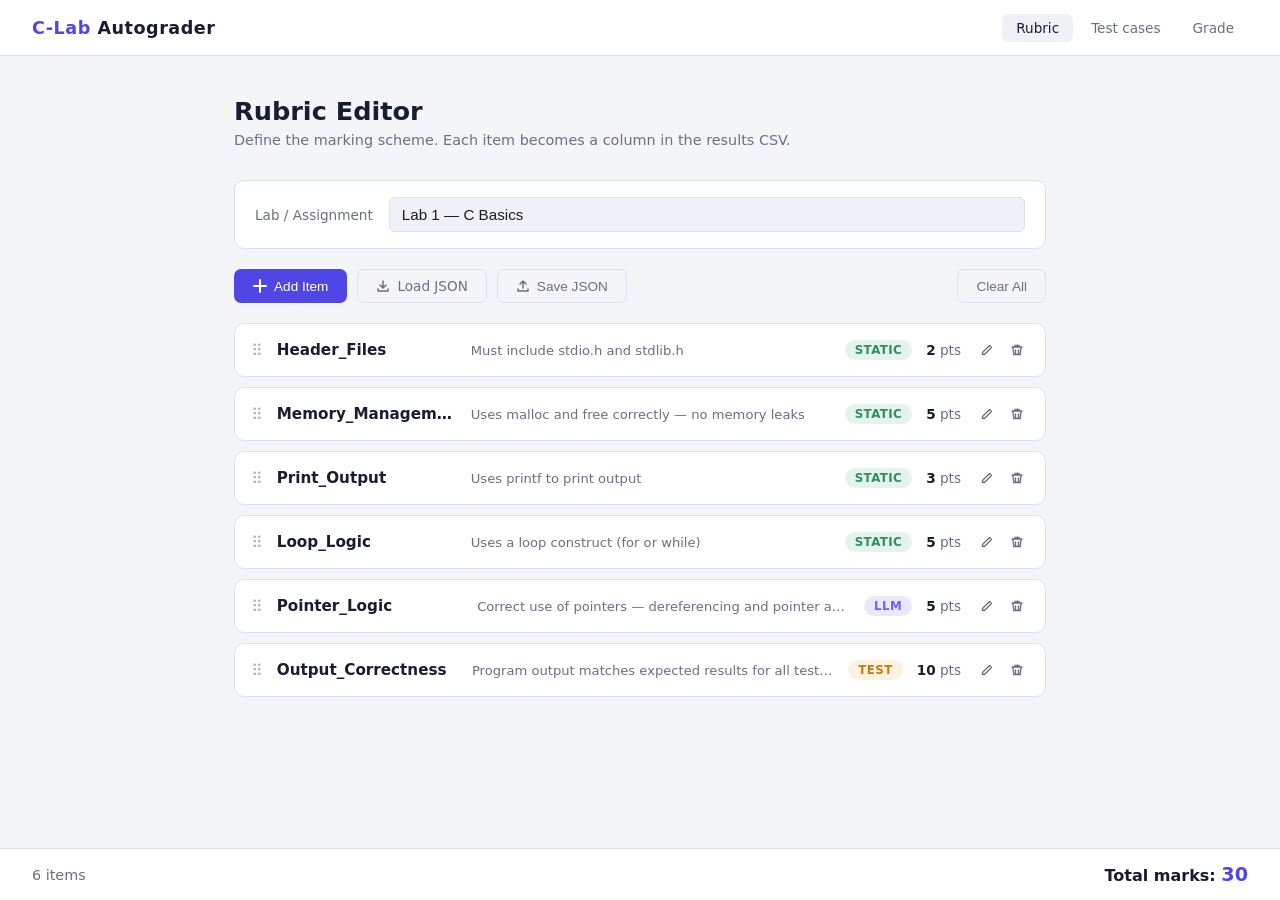
<file: rubric.html>
<!DOCTYPE html>
<html lang="en">
<head>
  <meta charset="UTF-8" />
  <meta name="viewport" content="width=device-width, initial-scale=1.0" />
  <title>Rubric Editor — C-Lab Autograder</title>
  <link rel="stylesheet" href="css/style.css?v=2" />
  <style>
    /* page-specific tweaks */
    .rubric-card.editing .card-row { opacity: .5; pointer-events: none; }
  </style>
</head>
<body>

<!-- ── Nav ─────────────────────────────────────────────────── -->
<nav class="navbar">
  <a class="logo" href="index.html">C-Lab <span>Autograder</span></a>
  <div class="nav-links">
    <a href="rubric.html" class="active">Rubric</a>
    <a href="tests.html">Test cases</a>
    <a href="index.html">Grade</a>
  </div>
</nav>

<!-- ── Page ────────────────────────────────────────────────── -->
<main class="page">
  <div class="page-header">
    <h1>Rubric Editor</h1>
    <p>Define the marking scheme. Each item becomes a column in the results CSV.</p>
  </div>

  <!-- Lab name -->
  <div class="lab-bar">
    <label for="lab-name">Lab / Assignment</label>
    <input id="lab-name" type="text" placeholder="e.g. Lab 3 — Linked Lists" autocomplete="off" />
  </div>

  <!-- Toolbar -->
  <div class="toolbar">
    <button class="btn btn-primary" id="btn-add-item">
      <svg width="14" height="14" viewBox="0 0 14 14" fill="none">
        <path d="M7 1v12M1 7h12" stroke="currentColor" stroke-width="2" stroke-linecap="round"/>
      </svg>
      Add Item
    </button>
    <label class="btn btn-ghost" style="cursor:pointer;">
      <svg width="14" height="14" viewBox="0 0 14 14" fill="none">
        <path d="M2 10V12h10v-2M7 2v7M4 6l3 3 3-3" stroke="currentColor" stroke-width="1.5" stroke-linecap="round" stroke-linejoin="round"/>
      </svg>
      Load JSON
      <input type="file" id="file-import" accept=".json" style="display:none" />
    </label>
    <button class="btn btn-ghost" id="btn-export">
      <svg width="14" height="14" viewBox="0 0 14 14" fill="none">
        <path d="M2 10V12h10v-2M7 9V2M4 5l3-3 3 3" stroke="currentColor" stroke-width="1.5" stroke-linecap="round" stroke-linejoin="round"/>
      </svg>
      Save JSON
    </button>
    <button class="btn btn-ghost" id="btn-clear" style="margin-left:auto;">
      Clear All
    </button>
  </div>

  <!-- Add item panel -->
  <div id="add-panel">
    <div class="panel-header">New Rubric Item</div>
    <div class="edit-form" id="add-form-body">
      <!-- Name -->
      <div class="form-group">
        <label>NAME <span style="color:var(--danger)">*</span></label>
        <input id="add-name" type="text" placeholder="e.g. Header Files" autocomplete="off" />
      </div>
      <!-- Max marks -->
      <div class="form-group">
        <label>MAX MARKS <span style="color:var(--danger)">*</span></label>
        <input id="add-marks" type="number" min="0" max="100" placeholder="5" />
      </div>
      <!-- Condition (full width) -->
      <div class="form-group full-width">
        <label>CONDITION / DESCRIPTION <span style="color:var(--danger)">*</span></label>
        <textarea id="add-condition" rows="2" placeholder="What does the student need to do to earn these marks?"></textarea>
      </div>
      <!-- Type (full width) -->
      <div class="form-group full-width">
        <label>GRADING TYPE</label>
        <div class="type-selector">
          <label title="Checked via regex pattern matching">
            <input type="radio" name="add-type" value="static" checked />
            <span class="type-icon">🔍</span>
            Static
          </label>
          <label title="Evaluated by an AI model">
            <input type="radio" name="add-type" value="llm" />
            <span class="type-icon">🤖</span>
            LLM
          </label>
          <label title="Scored by running test cases">
            <input type="radio" name="add-type" value="test" />
            <span class="type-icon">▶</span>
            Test
          </label>
        </div>
      </div>
      <!-- Patterns — shown only for static type -->
      <div class="form-group full-width" id="add-patterns-group">
        <label>PATTERNS <span style="color:var(--text-muted);font-weight:400;text-transform:none">(one regex per line — grader checks all must match for full marks)</span></label>
        <textarea id="add-patterns" rows="3" placeholder="#include.*stdio\.h&#10;malloc\s*\(&#10;free\s*\("></textarea>
      </div>
      <!-- Actions -->
      <div class="form-actions">
        <button class="btn btn-primary" id="btn-save-add">Save Item</button>
        <button class="btn btn-ghost" id="btn-cancel-add">Cancel</button>
      </div>
    </div>
  </div>

  <!-- Rubric list -->
  <div class="rubric-list" id="rubric-list"></div>

</main>

<!-- ── Total footer ─────────────────────────────────────────── -->
<footer class="total-bar">
  <span class="item-count" id="item-count">0 items</span>
  <span class="total-marks">Total marks: <span id="total-display">0</span></span>
</footer>

<!-- ── Confirm dialog ───────────────────────────────────────── -->
<div class="overlay" id="confirm-overlay">
  <div class="dialog">
    <h3 id="confirm-title">Delete item?</h3>
    <p id="confirm-body">This cannot be undone.</p>
    <div class="dialog-actions">
      <button class="btn btn-ghost btn-sm" id="confirm-cancel">Cancel</button>
      <button class="btn btn-danger btn-sm" id="confirm-ok">Delete</button>
    </div>
  </div>
</div>

<!-- ── Toast ────────────────────────────────────────────────── -->
<div id="toast"></div>

<script src="js/rubric.js?v=2"></script>
<script>
/* ══════════════════════════════════════════════════════════════
   rubric-editor UI logic
   ══════════════════════════════════════════════════════════════ */

/* ── Drag state ──────────────────────────────────────────── */
let dragSrcIdx = null;

/* ── Boot ────────────────────────────────────────────────── */
loadFromStorage();
renderAll();

/* ── Lab name binding ────────────────────────────────────── */
const labInput = document.getElementById('lab-name');
labInput.value = getState().lab;
labInput.addEventListener('input', () => setLab(labInput.value));

/* ── Show/hide patterns field based on type ──────────────── */
function syncPatternsVisibility(typeRadioName, patternsGroupId) {
  const selected = document.querySelector(`input[name="${typeRadioName}"]:checked`)?.value;
  const group = document.getElementById(patternsGroupId);
  if (group) group.style.display = selected === 'static' ? 'flex' : 'none';
}

document.querySelectorAll('input[name="add-type"]').forEach(r =>
  r.addEventListener('change', () => syncPatternsVisibility('add-type', 'add-patterns-group'))
);
syncPatternsVisibility('add-type', 'add-patterns-group');

/* ── Add panel toggle ────────────────────────────────────── */
const addPanel = document.getElementById('add-panel');

document.getElementById('btn-add-item').addEventListener('click', () => {
  clearAddForm();
  addPanel.classList.add('open');
  document.getElementById('add-name').focus();
  addPanel.scrollIntoView({ behavior: 'smooth', block: 'nearest' });
});
document.getElementById('btn-cancel-add').addEventListener('click', () => {
  addPanel.classList.remove('open');
});

/* ── Save new item ───────────────────────────────────────── */
document.getElementById('btn-save-add').addEventListener('click', () => {
  const name      = document.getElementById('add-name').value.trim();
  const marks     = document.getElementById('add-marks').value;
  const condition = document.getElementById('add-condition').value.trim();
  const type      = document.querySelector('input[name="add-type"]:checked').value;

  const patternsRaw = document.getElementById('add-patterns').value.trim();
  const patterns = type === 'static'
    ? patternsRaw.split('\n').map(p => p.trim()).filter(Boolean)
    : [];

  if (!name) return flashError('Name is required.');
  if (!condition) return flashError('Condition is required.');
  if (marks === '' || Number(marks) < 0) return flashError('Max marks must be 0 or higher.');

  addItem({ name, condition, type, max_marks: Number(marks), patterns });
  addPanel.classList.remove('open');
  clearAddForm();
  renderAll();
  toast('Item added.', 'success');
});

/* Allow Enter in name/marks to save */
['add-name','add-marks'].forEach(id => {
  document.getElementById(id).addEventListener('keydown', e => {
    if (e.key === 'Enter') document.getElementById('btn-save-add').click();
  });
});

/* ── Export ──────────────────────────────────────────────── */
document.getElementById('btn-export').addEventListener('click', () => {
  if (!getState().items.length) return flashError('Nothing to export — add some items first.');
  exportJSON();
  toast('Saved to file.', 'success');
});

/* ── Import ──────────────────────────────────────────────── */
document.getElementById('file-import').addEventListener('change', async (e) => {
  const file = e.target.files[0];
  if (!file) return;
  try {
    await importJSON(file);
    labInput.value = getState().lab;
    renderAll();
    toast('Rubric loaded.', 'success');
  } catch (err) {
    flashError('Could not parse file: ' + err.message);
  }
  e.target.value = '';
});

/* ── Clear all ───────────────────────────────────────────── */
document.getElementById('btn-clear').addEventListener('click', () => {
  if (!getState().items.length) return;
  confirm('Clear all rubric items?', 'All items will be removed. This cannot be undone.', () => {
    getState().items = [];
    saveToStorage();
    renderAll();
    toast('Cleared.', 'success');
  });
});

/* ══════════════════════════════════════════════════════════
   RENDER
   ══════════════════════════════════════════════════════════ */

function renderAll() {
  const list = document.getElementById('rubric-list');
  const s = getState();
  list.innerHTML = '';

  if (s.items.length === 0) {
    list.innerHTML = `
      <div class="empty-state">
        <strong>No rubric items yet</strong>
        Click "Add Item" to define your first grading criterion.
      </div>`;
    updateFooter(0, 0);
    return;
  }

  s.items.forEach((item, idx) => {
    list.appendChild(buildCard(item, idx));
  });
  updateFooter(s.items.length, totalMarks());
}

function buildCard(item, idx) {
  const card = document.createElement('div');
  card.className = 'rubric-card';
  card.dataset.idx = idx;
  card.dataset.id  = item.id;
  card.draggable   = true;

  /* ── Card row ── */
  const row = document.createElement('div');
  row.className = 'card-row';
  row.innerHTML = `
    <span class="drag-handle" title="Drag to reorder">⠿</span>
    <span class="card-name">${esc(item.name)}</span>
    <span class="card-condition">${esc(item.condition)}</span>
    <span class="badge badge-${item.type}">${item.type}</span>
    <span class="card-marks"><strong>${item.max_marks}</strong> pts</span>
    <span class="card-actions">
      <button class="icon-btn edit-btn" title="Edit">
        <svg width="14" height="14" viewBox="0 0 14 14" fill="none">
          <path d="M9.5 2.5l2 2-7 7H2.5v-2l7-7z" stroke="currentColor" stroke-width="1.4" stroke-linejoin="round"/>
        </svg>
      </button>
      <button class="icon-btn delete delete-btn" title="Delete">
        <svg width="14" height="14" viewBox="0 0 14 14" fill="none">
          <path d="M2 4h10M5 4V2.5h4V4M5.5 7v4M8.5 7v4M3 4l.7 7.5h6.6L11 4" stroke="currentColor" stroke-width="1.4" stroke-linecap="round" stroke-linejoin="round"/>
        </svg>
      </button>
    </span>`;
  card.appendChild(row);

  /* ── Inline edit form (hidden until edit clicked) ── */
  const form = buildInlineForm(item);
  form.style.display = 'none';
  card.appendChild(form);

  /* ── Edit toggle ── */
  row.querySelector('.edit-btn').addEventListener('click', () => {
    const open = form.style.display !== 'none';
    // Close all other open forms first
    document.querySelectorAll('.edit-form').forEach(f => {
      if (f !== form) f.style.display = 'none';
      f.closest('.rubric-card')?.classList.remove('editing');
    });
    form.style.display = open ? 'none' : 'grid';
    card.classList.toggle('editing', !open);
    if (!open) form.querySelector('input[data-field="name"]').focus();
  });

  /* ── Delete ── */
  row.querySelector('.delete-btn').addEventListener('click', () => {
    confirm(`Delete "${item.name}"?`, 'This item will be removed from the rubric.', () => {
      deleteItem(item.id);
      renderAll();
      toast('Item deleted.', 'success');
    });
  });

  /* ── Drag events ── */
  card.addEventListener('dragstart', e => {
    dragSrcIdx = idx;
    e.dataTransfer.effectAllowed = 'move';
    setTimeout(() => card.style.opacity = '0.4', 0);
  });
  card.addEventListener('dragend', () => {
    card.style.opacity = '1';
    document.querySelectorAll('.rubric-card').forEach(c => c.classList.remove('drag-over'));
  });
  card.addEventListener('dragover', e => {
    e.preventDefault();
    e.dataTransfer.dropEffect = 'move';
    document.querySelectorAll('.rubric-card').forEach(c => c.classList.remove('drag-over'));
    card.classList.add('drag-over');
  });
  card.addEventListener('drop', e => {
    e.preventDefault();
    const toIdx = Number(card.dataset.idx);
    if (dragSrcIdx !== null && dragSrcIdx !== toIdx) {
      reorder(dragSrcIdx, toIdx);
      renderAll();
    }
    dragSrcIdx = null;
  });

  return card;
}

function buildInlineForm(item) {
  const form = document.createElement('div');
  form.className = 'edit-form';
  const existingPatterns = Array.isArray(item.patterns) ? item.patterns.join('\n') : '';
  const patternsVisible  = item.type === 'static' ? '' : 'display:none';

  form.innerHTML = `
    <div class="form-group">
      <label>NAME</label>
      <input type="text" data-field="name" value="${esc(item.name)}" autocomplete="off" />
    </div>
    <div class="form-group">
      <label>MAX MARKS</label>
      <input type="number" data-field="max_marks" min="0" max="100" value="${item.max_marks}" />
    </div>
    <div class="form-group full-width">
      <label>CONDITION / DESCRIPTION</label>
      <textarea data-field="condition" rows="2">${esc(item.condition)}</textarea>
    </div>
    <div class="form-group full-width">
      <label>GRADING TYPE</label>
      <div class="type-selector">
        <label>
          <input type="radio" name="type-${item.id}" value="static" ${item.type==='static'?'checked':''} />
          <span class="type-icon">🔍</span> Static
        </label>
        <label>
          <input type="radio" name="type-${item.id}" value="llm" ${item.type==='llm'?'checked':''} />
          <span class="type-icon">🤖</span> LLM
        </label>
        <label>
          <input type="radio" name="type-${item.id}" value="test" ${item.type==='test'?'checked':''} />
          <span class="type-icon">▶</span> Test
        </label>
      </div>
    </div>
    <div class="form-group full-width edit-patterns-group" style="${patternsVisible}">
      <label>PATTERNS <span style="color:var(--text-muted);font-weight:400;text-transform:none">(one regex per line)</span></label>
      <textarea data-field="patterns" rows="3" placeholder="#include.*stdio\.h&#10;malloc\s*\(">${esc(existingPatterns)}</textarea>
    </div>
    <div class="form-actions">
      <button class="btn btn-success btn-sm save-edit-btn">Save</button>
      <button class="btn btn-ghost btn-sm cancel-edit-btn">Cancel</button>
    </div>`;

  // Wire type radio → show/hide patterns in this inline form
  form.querySelectorAll(`input[name="type-${item.id}"]`).forEach(r =>
    r.addEventListener('change', () => {
      const pg = form.querySelector('.edit-patterns-group');
      if (pg) pg.style.display = r.value === 'static' && r.checked ? 'flex' : pg.style.display;
      // re-evaluate all
      const sel = form.querySelector(`input[name="type-${item.id}"]:checked`)?.value;
      if (pg) pg.style.display = sel === 'static' ? 'flex' : 'none';
    })
  );

  form.querySelector('.save-edit-btn').addEventListener('click', () => {
    const name         = form.querySelector('[data-field="name"]').value.trim();
    const marks        = form.querySelector('[data-field="max_marks"]').value;
    const condition    = form.querySelector('[data-field="condition"]').value.trim();
    const type         = form.querySelector(`input[name="type-${item.id}"]:checked`).value;
    const patternsRaw  = form.querySelector('[data-field="patterns"]')?.value.trim() || '';
    const patterns     = type === 'static'
      ? patternsRaw.split('\n').map(p => p.trim()).filter(Boolean)
      : [];

    if (!name) return flashError('Name is required.');
    if (!condition) return flashError('Condition is required.');
    if (marks === '' || Number(marks) < 0) return flashError('Max marks must be 0 or higher.');

    updateItem(item.id, { name, condition, type, max_marks: Number(marks), patterns });
    renderAll();
    toast('Saved.', 'success');
  });

  form.querySelector('.cancel-edit-btn').addEventListener('click', () => {
    form.style.display = 'none';
    form.closest('.rubric-card')?.classList.remove('editing');
  });

  return form;
}

/* ── Footer ──────────────────────────────────────────────── */
function updateFooter(count, total) {
  document.getElementById('item-count').textContent =
    count === 0 ? 'No items' : `${count} item${count !== 1 ? 's' : ''}`;
  document.getElementById('total-display').textContent = total;
}

/* ── Add form reset ──────────────────────────────────────── */
function clearAddForm() {
  document.getElementById('add-name').value = '';
  document.getElementById('add-marks').value = '';
  document.getElementById('add-condition').value = '';
  document.getElementById('add-patterns').value = '';
  document.querySelector('input[name="add-type"][value="static"]').checked = true;
  syncPatternsVisibility('add-type', 'add-patterns-group');
}

/* ── Utility: HTML escape ────────────────────────────────── */
function esc(str) {
  return String(str ?? '')
    .replace(/&/g,'&amp;').replace(/</g,'&lt;')
    .replace(/>/g,'&gt;').replace(/"/g,'&quot;');
}

/* ── Toast ───────────────────────────────────────────────── */
let toastTimer;
function toast(msg, type = '') {
  const el = document.getElementById('toast');
  el.textContent = msg;
  el.className = 'show ' + type;
  clearTimeout(toastTimer);
  toastTimer = setTimeout(() => el.className = '', 2400);
}
function flashError(msg) { toast(msg, 'error'); }

/* ── Confirm dialog ──────────────────────────────────────── */
let confirmCallback = null;
const overlay = document.getElementById('confirm-overlay');

function confirm(title, body, cb) {
  document.getElementById('confirm-title').textContent = title;
  document.getElementById('confirm-body').textContent  = body;
  confirmCallback = cb;
  overlay.classList.add('open');
}
document.getElementById('confirm-cancel').addEventListener('click', () => overlay.classList.remove('open'));
document.getElementById('confirm-ok').addEventListener('click', () => {
  overlay.classList.remove('open');
  if (confirmCallback) { confirmCallback(); confirmCallback = null; }
});
overlay.addEventListener('click', e => { if (e.target === overlay) overlay.classList.remove('open'); });
</script>
</body>
</html>
</file>
<file: css/style.css>
/* ─── Reset & Base ─────────────────────────────────────────── */
*, *::before, *::after { box-sizing: border-box; margin: 0; padding: 0; }

:root {
  --bg:        #f4f5f9;
  --surface:   #ffffff;
  --surface2:  #f0f1f6;
  --border:    #dde0ea;
  --accent:    #5046e5;
  --accent-h:  #6c63ff;
  --danger:    #d63b3b;
  --success:   #2e8f5f;
  --warn:      #c47d0a;
  --text:      #1a1d2e;
  --text-muted:#6b7080;
  --radius:    10px;
  --shadow:    0 4px 24px rgba(0,0,0,.10);
}

body {
  font-family: 'Inter', system-ui, sans-serif;
  background: var(--bg);
  color: var(--text);
  min-height: 100vh;
  padding: 0;
}

/* ─── Nav bar ───────────────────────────────────────────────── */
.navbar {
  background: var(--surface);
  border-bottom: 1px solid var(--border);
  padding: 0 32px;
  height: 56px;
  display: flex;
  align-items: center;
  gap: 12px;
  position: sticky;
  top: 0;
  z-index: 100;
}
.navbar .logo {
  font-size: 1.1rem;
  font-weight: 700;
  color: var(--accent);
  letter-spacing: .5px;
  text-decoration: none;
}
.navbar .logo span { color: var(--text); }
.nav-links { display: flex; gap: 4px; margin-left: auto; }
.nav-links a {
  color: var(--text-muted);
  text-decoration: none;
  font-size: .85rem;
  padding: 6px 14px;
  border-radius: 6px;
  transition: background .15s, color .15s;
}
.nav-links a:hover, .nav-links a.active {
  background: var(--surface2);
  color: var(--text);
}

/* ─── Page wrapper ──────────────────────────────────────────── */
.page { max-width: 860px; margin: 0 auto; padding: 40px 24px 80px; }

.page-header { margin-bottom: 32px; }
.page-header h1 { font-size: 1.6rem; font-weight: 700; }
.page-header p  { color: var(--text-muted); margin-top: 6px; font-size: .9rem; }

/* ─── Lab name bar ──────────────────────────────────────────── */
.lab-bar {
  background: var(--surface);
  border: 1px solid var(--border);
  border-radius: var(--radius);
  padding: 16px 20px;
  display: flex;
  align-items: center;
  gap: 16px;
  margin-bottom: 20px;
}
.lab-bar label { color: var(--text-muted); font-size: .85rem; white-space: nowrap; }
.lab-bar input {
  flex: 1;
  background: var(--surface2);
  border: 1px solid var(--border);
  border-radius: 6px;
  color: var(--text);
  font-size: .95rem;
  padding: 8px 12px;
  outline: none;
  transition: border-color .15s;
}
.lab-bar input:focus { border-color: var(--accent); }

/* ─── Toolbar ───────────────────────────────────────────────── */
.toolbar {
  display: flex;
  gap: 10px;
  margin-bottom: 20px;
  flex-wrap: wrap;
}

/* ─── Buttons ───────────────────────────────────────────────── */
.btn {
  display: inline-flex;
  align-items: center;
  gap: 7px;
  padding: 8px 18px;
  border-radius: 7px;
  font-size: .85rem;
  font-weight: 500;
  cursor: pointer;
  border: 1px solid transparent;
  transition: background .15s, box-shadow .15s, opacity .15s;
  text-decoration: none;
}
.btn-primary   { background: var(--accent);  color: #fff; }
.btn-primary:hover { background: var(--accent-h); }
.btn-ghost     { background: transparent; border-color: var(--border); color: var(--text-muted); }
.btn-ghost:hover { background: var(--surface2); color: var(--text); }
.btn-danger    { background: transparent; border-color: var(--danger); color: var(--danger); }
.btn-danger:hover { background: var(--danger); color: #fff; }
.btn-success   { background: var(--success); color: #fff; border-color: var(--success); }
.btn-success:hover { opacity: .88; }
.btn-sm { padding: 5px 12px; font-size: .8rem; }
.btn:disabled { opacity: .4; cursor: not-allowed; }

/* ─── Rubric list ───────────────────────────────────────────── */
.rubric-list { display: flex; flex-direction: column; gap: 10px; }

.rubric-list .empty-state {
  text-align: center;
  padding: 60px 20px;
  color: var(--text-muted);
  border: 1px dashed var(--border);
  border-radius: var(--radius);
  font-size: .9rem;
}
.rubric-list .empty-state strong { display: block; font-size: 1rem; color: var(--text); margin-bottom: 6px; }

/* ─── Rubric card ───────────────────────────────────────────── */
.rubric-card {
  background: var(--surface);
  border: 1px solid var(--border);
  border-radius: var(--radius);
  overflow: hidden;
  transition: border-color .15s, box-shadow .15s;
}
.rubric-card.drag-over { border-color: var(--accent); box-shadow: 0 0 0 2px rgba(108,99,255,.25); }

.card-row {
  display: flex;
  align-items: center;
  padding: 14px 16px;
  gap: 14px;
}

.drag-handle {
  color: var(--text-muted);
  cursor: grab;
  font-size: 1rem;
  opacity: .5;
  flex-shrink: 0;
  user-select: none;
}
.drag-handle:active { cursor: grabbing; }

.card-name {
  font-weight: 600;
  font-size: .95rem;
  flex: 1;
  min-width: 0;
  overflow: hidden;
  text-overflow: ellipsis;
  white-space: nowrap;
}

.card-condition {
  color: var(--text-muted);
  font-size: .82rem;
  flex: 2;
  min-width: 0;
  overflow: hidden;
  text-overflow: ellipsis;
  white-space: nowrap;
}

.badge {
  display: inline-block;
  padding: 3px 10px;
  border-radius: 20px;
  font-size: .74rem;
  font-weight: 600;
  letter-spacing: .4px;
  text-transform: uppercase;
  flex-shrink: 0;
}
.badge-static  { background: rgba(76,175,125,.15); color: var(--success); }
.badge-llm     { background: rgba(108,99,255,.15); color: var(--accent-h); }
.badge-test    { background: rgba(224,168,74,.15);  color: var(--warn); }

.card-marks {
  font-size: .85rem;
  color: var(--text-muted);
  flex-shrink: 0;
  white-space: nowrap;
}
.card-marks strong { color: var(--text); font-weight: 700; }

.card-actions { display: flex; gap: 6px; flex-shrink: 0; }
.icon-btn {
  background: none;
  border: none;
  cursor: pointer;
  color: var(--text-muted);
  padding: 5px;
  border-radius: 5px;
  display: flex;
  align-items: center;
  transition: background .12s, color .12s;
  font-size: .9rem;
}
.icon-btn:hover { background: var(--surface2); color: var(--text); }
.icon-btn.delete:hover { color: var(--danger); }

/* ─── Inline edit form ──────────────────────────────────────── */
.edit-form {
  border-top: 1px solid var(--border);
  background: var(--surface2);
  padding: 18px 20px;
  display: grid;
  grid-template-columns: 1fr 1fr;
  gap: 14px;
}
.edit-form .full-width { grid-column: 1 / -1; }

.form-group { display: flex; flex-direction: column; gap: 6px; }
.form-group label { font-size: .78rem; color: var(--text-muted); font-weight: 500; letter-spacing: .3px; }
.form-group input,
.form-group textarea,
.form-group select {
  background: var(--surface);
  border: 1px solid var(--border);
  border-radius: 6px;
  color: var(--text);
  font-size: .9rem;
  padding: 9px 12px;
  outline: none;
  font-family: inherit;
  transition: border-color .15s;
  resize: vertical;
}
.form-group input:focus,
.form-group textarea:focus,
.form-group select:focus { border-color: var(--accent); }
.form-group select option { background: var(--surface2); }

.type-selector { display: flex; gap: 8px; }
.type-selector label {
  flex: 1;
  display: flex;
  flex-direction: column;
  align-items: center;
  gap: 5px;
  padding: 10px 6px 8px;
  border: 1px solid var(--border);
  border-radius: 7px;
  cursor: pointer;
  font-size: .75rem;
  color: var(--text-muted);
  transition: border-color .15s, background .15s;
  letter-spacing: .3px;
  text-transform: uppercase;
  font-weight: 600;
}
.type-selector input[type=radio] { display: none; }
.type-selector label:has(input:checked) { border-color: var(--accent); background: rgba(108,99,255,.12); color: var(--accent-h); }
.type-selector .type-icon { font-size: 1.2rem; }

.form-actions { grid-column: 1 / -1; display: flex; gap: 10px; padding-top: 4px; }

/* ─── Add item panel (collapsed/expanded) ───────────────────── */
#add-panel {
  background: var(--surface);
  border: 1px solid var(--border);
  border-radius: var(--radius);
  overflow: hidden;
  margin-bottom: 20px;
  display: none;
}
#add-panel.open { display: block; }
#add-panel .panel-header {
  padding: 14px 20px;
  font-weight: 600;
  font-size: .9rem;
  color: var(--text-muted);
  border-bottom: 1px solid var(--border);
}

/* ─── Total footer ──────────────────────────────────────────── */
.total-bar {
  position: fixed;
  bottom: 0; left: 0; right: 0;
  background: var(--surface);
  border-top: 1px solid var(--border);
  padding: 14px 32px;
  display: flex;
  align-items: center;
  justify-content: space-between;
  font-size: .9rem;
  z-index: 99;
}
.total-bar .item-count { color: var(--text-muted); }
.total-bar .total-marks {
  font-size: 1rem;
  font-weight: 700;
}
.total-bar .total-marks span { color: var(--accent); font-size: 1.2rem; }

/* ─── Toast ─────────────────────────────────────────────────── */
#toast {
  position: fixed;
  bottom: 72px;
  left: 50%;
  transform: translateX(-50%) translateY(12px);
  background: var(--surface2);
  border: 1px solid var(--border);
  border-radius: 8px;
  padding: 10px 20px;
  font-size: .85rem;
  opacity: 0;
  pointer-events: none;
  transition: opacity .2s, transform .2s;
  white-space: nowrap;
  box-shadow: var(--shadow);
  z-index: 200;
}
#toast.show { opacity: 1; transform: translateX(-50%) translateY(0); }
#toast.success { border-color: var(--success); color: var(--success); }
#toast.error   { border-color: var(--danger);  color: var(--danger);  }

/* ─── Confirm dialog ────────────────────────────────────────── */
.overlay {
  position: fixed; inset: 0;
  background: rgba(0,0,0,.35);
  display: flex; align-items: center; justify-content: center;
  z-index: 300;
  opacity: 0; pointer-events: none; transition: opacity .2s;
}
.overlay.open { opacity: 1; pointer-events: all; }
.dialog {
  background: var(--surface);
  border: 1px solid var(--border);
  border-radius: 12px;
  padding: 28px 32px;
  max-width: 360px;
  width: 90%;
  box-shadow: var(--shadow);
}
.dialog h3 { font-size: 1rem; margin-bottom: 10px; }
.dialog p  { color: var(--text-muted); font-size: .88rem; margin-bottom: 22px; line-height: 1.5; }
.dialog .dialog-actions { display: flex; gap: 10px; justify-content: flex-end; }

/* ─── Scrollbar ─────────────────────────────────────────────── */
::-webkit-scrollbar { width: 6px; }
::-webkit-scrollbar-track { background: transparent; }
::-webkit-scrollbar-thumb { background: #c4c8d8; border-radius: 3px; }

/* ─── Responsive ────────────────────────────────────────────── */
@media (max-width: 600px) {
  .card-condition { display: none; }
  .edit-form { grid-template-columns: 1fr; }
  .edit-form .full-width { grid-column: 1; }
  .form-actions { flex-direction: column; }
  .total-bar { padding: 12px 16px; }
  .page { padding: 24px 14px 80px; }
}
</file>
